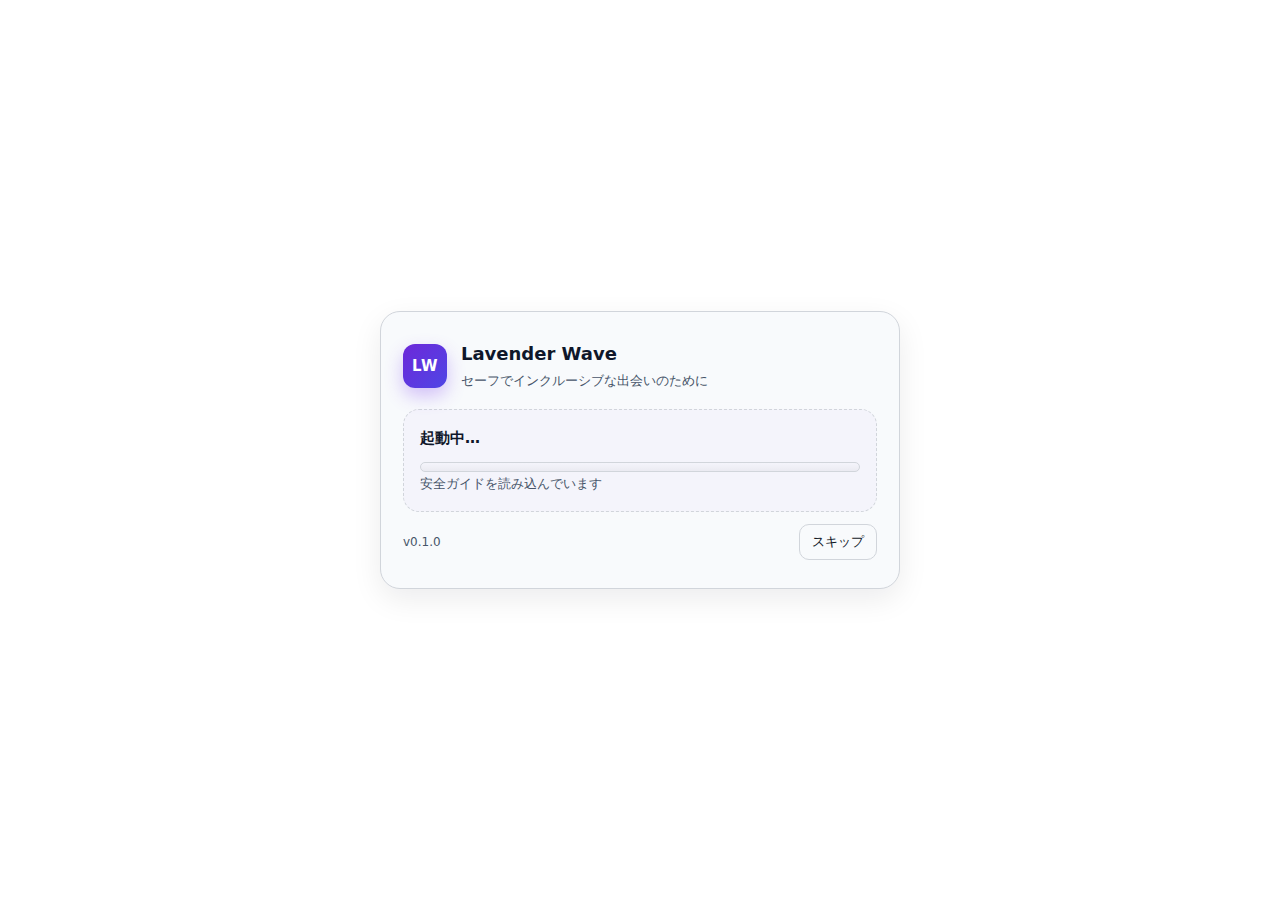
<file: index.html>
<!doctype html>
<html lang="ja">
<head>
  <meta charset="utf-8" />
  <meta name="viewport" content="width=device-width,initial-scale=1,viewport-fit=cover" />
  <title>App Splash</title>
  <meta name="color-scheme" content="light dark" />
  <link rel="stylesheet" href="style.css">
</head>
<body>
  <main class="wrap" id="splash" data-maintenance="false" role="main" aria-labelledby="appTitle">
    <header>
      <div class="logo" aria-hidden="true">LW</div>
      <div>
        <h1 id="appTitle">Lavender Wave</h1>
        <p class="sub">セーフでインクルーシブな出会いのために</p>
      </div>
    </header>

    <!-- 通常ロード表示（メンテ時は薄く） -->
    <section class="panel" aria-live="polite" aria-busy="true">
      <strong>起動中…</strong>
      <div class="bar" role="progressbar" aria-valuemin="0" aria-valuemax="100" aria-label="読み込み中">
        <i></i>
      </div>
      <p class="sub" id="tip">安全ガイドを読み込んでいます</p>
    </section>

    <!-- メンテナンス告知（data-maintenance="true" で表示） -->
    <div class="maint" role="status">
      <strong>メンテナンス中です。</strong> しばらくしてから再度お試しください。進捗は<a class="small-link" href="#" id="statusLink">ステータスページ</a>でお知らせします。
    </div>

    <div class="foot">
      <span>v0.1.0</span>
      <button class="btn" id="skip">スキップ</button>
    </div>
  </main>

  <script>
    /**
     * 設定：
     * ?maint=true でメンテ表示をON
     * ?next=/welcome のように遷移先を指定可能
     */
    (function(){
      const params = new URLSearchParams(location.search);
      const maintenance = params.get('maint') === 'true';
      const next = params.get('next') || '../vibe/welcome.html';
      const splash = document.getElementById('splash');
      const tip = document.getElementById('tip');
      const skip = document.getElementById('skip');

      // ステータスページのリンク（必要に応じて差し替え）
      document.getElementById('statusLink').href = '/status';

      splash.dataset.maintenance = maintenance ? 'true' : 'false';

      // ヒント文のサイクル（簡易）
      const hints = [
        '安全ガイドを読み込んでいます',
        'スパム対策を初期化しています',
        'プロフィールを準備しています'
      ];
      let i = 0;
      const cycle = setInterval(()=>{ tip.textContent = hints[(i++ % hints.length)]; }, 1400);

      // 自動遷移（メンテ時は停止）
      let to;
      if(!maintenance){
        to = setTimeout(()=>{ location.href = next; }, 2200);
      }else{
        tip.textContent = '現在メンテナンス中です';
        splash.setAttribute('aria-busy', 'false');
      }

      // スキップボタン（アクセシビリティ用）
      skip.addEventListener('click', ()=>{
        if(!maintenance){ clearTimeout(to); clearInterval(cycle); location.href = next; }
      });

      // PWA/Standaloneでも背景が崩れないようにfocusトラップは不要（非入力画面のため）
    })();
  </script>
</body>
</html>
</file>
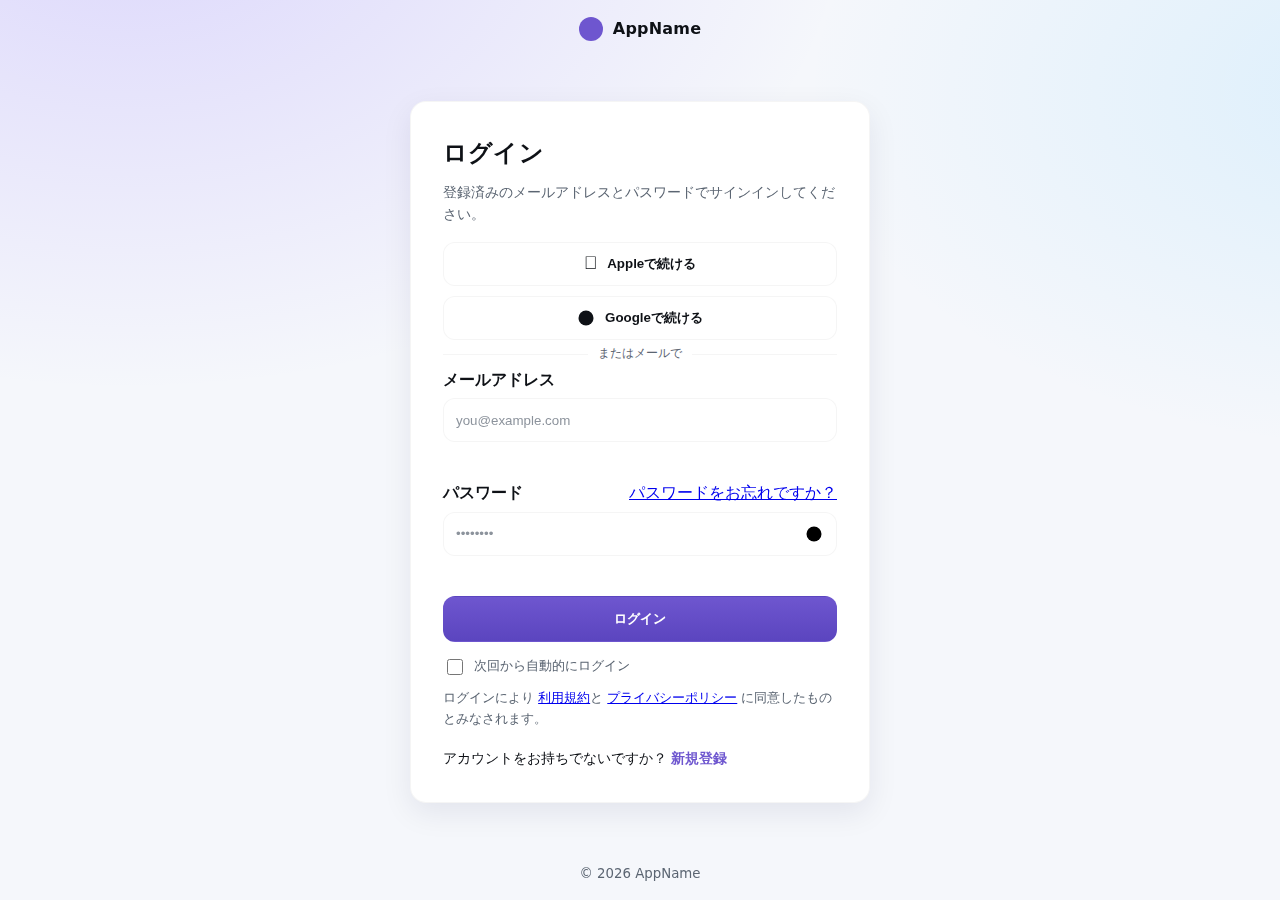
<file: login.html>
<!doctype html>
<html lang="ja">
<head>
  <meta charset="utf-8" />
  <meta name="viewport" content="width=device-width, initial-scale=1" />
  <title>ログイン | AppName</title>
  <link rel="preconnect" href="/" />
  <link rel="stylesheet" href="login.css" />
  <meta name="color-scheme" content="light dark" />
  <meta name="description" content="セクシャルマイノリティ向け安全設計の出会いアプリのログイン画面" />
</head>
<body>
  <a class="skip-link" href="#main">メインコンテンツへ移動</a>

  <div class="page">
    <header class="header" aria-label="アプリヘッダー">
      <a href="/" class="brand" aria-label="トップへ">
        <!-- ロゴは適宜差し替え -->
        <svg viewBox="0 0 32 32" class="brand__logo" aria-hidden="true">
          <circle cx="16" cy="16" r="16" />
        </svg>
        <span class="brand__name">AppName</span>
      </a>
    </header>

    <main id="main" class="main" aria-labelledby="loginTitle">
      <section class="card" role="form" aria-describedby="loginDesc">
        <h1 id="loginTitle" class="card__title">ログイン</h1>
        <p id="loginDesc" class="card__desc">
          登録済みのメールアドレスとパスワードでサインインしてください。
        </p>

        <!-- ソーシャルログイン（任意で非表示可） -->
        <div class="providers">
          <button class="btn btn--ghost providers__btn" type="button" aria-label="Appleで続ける">
            <span class="providers__icon" aria-hidden="true"></span> Appleで続ける
          </button>
          <button class="btn btn--ghost providers__btn" type="button" aria-label="Googleで続ける">
            <svg class="providers__svg" viewBox="0 0 24 24" aria-hidden="true">
              <circle cx="12" cy="12" r="10"></circle>
            </svg>
            Googleで続ける
          </button>
        </div>

        <div class="divider" role="separator" aria-label="または">
          <span class="divider__text">またはメールで</span>
        </div>

        <!-- バリデーションエラー表示（サーバから返却時に .is-visible を付与） -->
        <div class="alert" role="alert" id="formError" aria-live="polite">
          <!-- 例）メールアドレスまたはパスワードが正しくありません。 -->
        </div>

        <form class="form" action="/login" method="post" novalidate>
          <!-- CSRFトークンをサーバ側で出力 -->
          <!-- <input type="hidden" name="_csrf" value="{{ token }}"> -->

          <div class="form__field">
            <label for="email" class="form__label">メールアドレス</label>
            <input
              id="email"
              name="email"
              type="email"
              inputmode="email"
              autocomplete="email"
              class="form__input"
              placeholder="you@example.com"
              required
              aria-required="true"
            />
            <p class="form__error" id="emailError" aria-live="polite"></p>
          </div>

          <div class="form__field">
            <div class="form__label-row">
              <label for="password" class="form__label">パスワード</label>
              <a class="form__aux" href="/forgot">パスワードをお忘れですか？</a>
            </div>

            <div class="password">
              <input
                id="password"
                name="password"
                type="password"
                autocomplete="current-password"
                class="form__input password__input"
                placeholder="••••••••"
                minlength="8"
                required
                aria-required="true"
              />
              <button
                type="button"
                class="password__toggle"
                aria-label="パスワードの表示/非表示を切り替え"
                aria-pressed="false"
              >
                <svg viewBox="0 0 24 24" class="password__icon" aria-hidden="true">
                  <circle cx="12" cy="12" r="10"></circle>
                </svg>
              </button>
            </div>
            <p class="form__error" id="passwordError" aria-live="polite"></p>
          </div>

          <div class="form__actions">
            <button type="submit" class="btn btn--primary form__submit">ログイン</button>
          </div>

          <div class="form__meta">
            <div class="remember">
              <input type="checkbox" id="remember" name="remember" class="remember__input" />
              <label for="remember" class="remember__label">次回から自動的にログイン</label>
            </div>
            <div class="tos">
              ログインにより
              <a href="/legal#terms" target="_blank" rel="noopener">利用規約</a>と
              <a href="/legal#privacy" target="_blank" rel="noopener">プライバシーポリシー</a>
              に同意したものとみなされます。
            </div>
          </div>
        </form>

        <div class="cta">
          アカウントをお持ちでないですか？
          <a href="/signup" class="cta__link">新規登録</a>
        </div>
      </section>
    </main>

    <footer class="footer" aria-label="フッター">
      <small>© <span id="year"></span> AppName</small>
    </footer>
  </div>

  <script>
    // 年表示
    document.getElementById('year').textContent = new Date().getFullYear();

    // パスワード表示切替
    (function () {
      const btn = document.querySelector('.password__toggle');
      const input = document.getElementById('password');
      if (!btn || !input) return;
      btn.addEventListener('click', function () {
        const visible = input.type === 'text';
        input.type = visible ? 'password' : 'text';
        btn.setAttribute('aria-pressed', String(!visible));
      });
    })();
  </script>
</body>
</html>
</file>
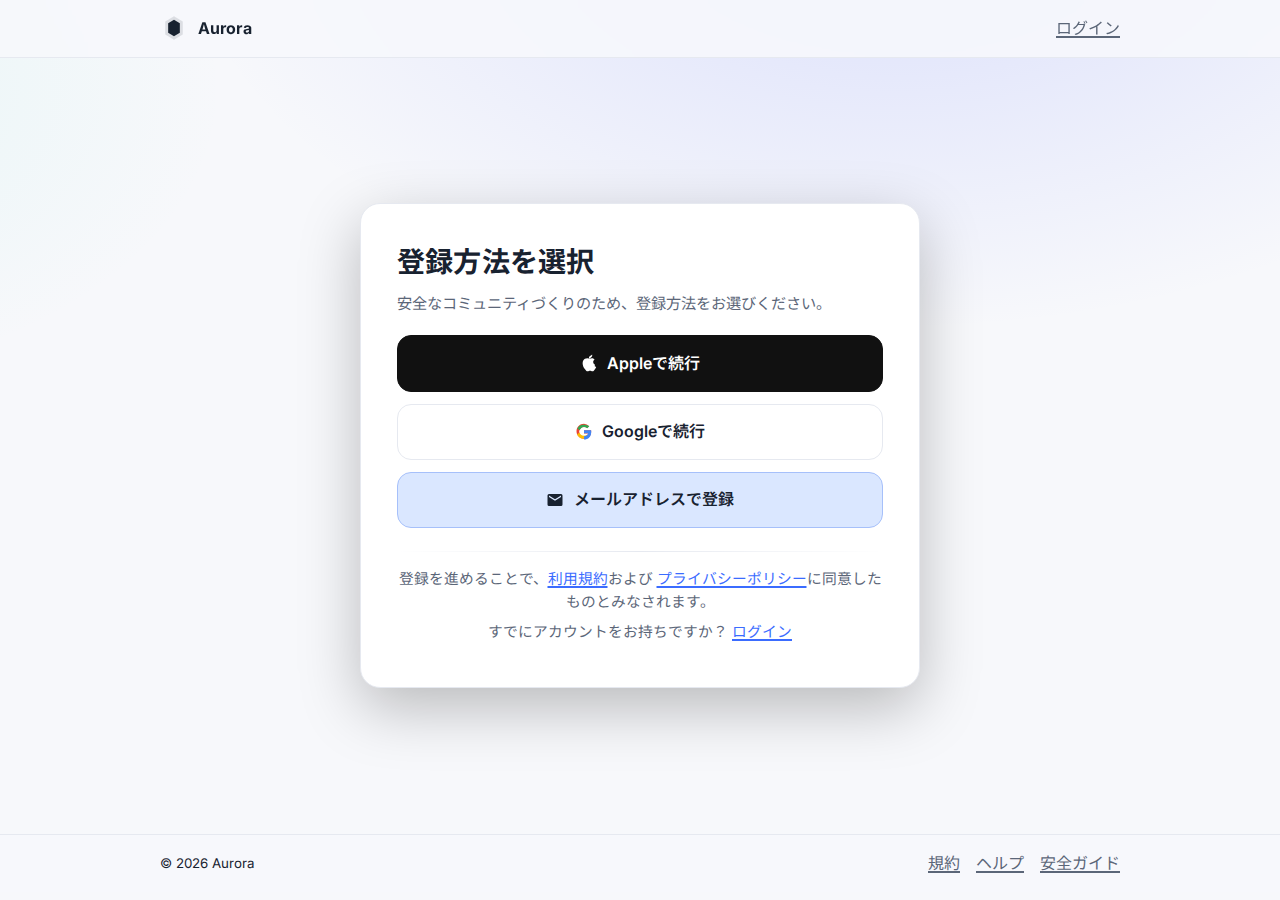
<file: signup-choice.html>
<!doctype html>
<html lang="ja">
<head>
  <meta charset="utf-8" />
  <meta name="viewport" content="width=device-width,initial-scale=1" />
  <title>登録方法を選択 – Sign up</title>
  <link rel="preconnect" href="https://fonts.googleapis.com" />
  <link rel="preconnect" href="https://fonts.gstatic.com" crossorigin />
  <link href="https://fonts.googleapis.com/css2?family=Inter:wght@400;600&family=Noto+Sans+JP:wght@400;700&display=swap" rel="stylesheet" />
  <link rel="stylesheet" href="signup-choice.css" />
  <meta name="color-scheme" content="light dark">
</head>
<body>
  <a class="skip-link" href="#main">本文へスキップ</a>

  <header class="site-header" role="banner" aria-label="アプリケーションヘッダー">
    <div class="container header-inner">
      <a href="/welcome" class="brand" aria-label="ホームへ戻る">
        <!-- ロゴは任意のSVGに差し替え可 -->
        <svg width="28" height="28" viewBox="0 0 24 24" aria-hidden="true" class="brand-mark">
          <path d="M12 2l7.5 4.33v11.34L12 22l-7.5-4.33V6.33L12 2z" fill="currentColor" opacity=".12"/>
          <path d="M12 5l5 2.9v8.2l-5 2.9-5-2.9V7.9L12 5z" fill="currentColor"/>
        </svg>
        <span class="brand-text">Aurora</span>
      </a>
      <nav aria-label="補助ナビ">
        <a class="link subtle" href="/login">ログイン</a>
      </nav>
    </div>
  </header>

  <main id="main" class="main" role="main">
    <section class="container card" aria-labelledby="signup-title">
      <div class="card-header">
        <h1 id="signup-title">登録方法を選択</h1>
        <p class="subtitle">安全なコミュニティづくりのため、登録方法をお選びください。</p>
      </div>

      <div class="actions">
        <!-- Apple -->
        <a class="btn btn-apple" href="/auth/apple" role="button" aria-label="Appleで続行">
          <span class="btn-icon" aria-hidden="true">
            <!-- Appleアイコン -->
            <svg width="18" height="18" viewBox="0 0 24 24" fill="currentColor">
              <path d="M16.365 1.43c0 1.14-.416 2.11-1.245 2.94-.996.98-2.17 1.55-3.256 1.45-.12-1.1.395-2.18 1.33-3.08.42-.41 1.04-.86 1.91-1.23.46-.2.9-.34 1.26-.38.02.1.04.2.04.3zM21.6 17.18c-.48 1.12-1.05 2.18-1.71 3.17-.92 1.37-1.86 2.74-3.36 2.76-1.26.02-1.66-.82-3.1-.82-1.43 0-1.87.8-3.13.84-1.5.06-2.64-1.48-3.56-2.83C4.71 18.04 3.5 15 3.5 12.21c0-2.74 1.24-4.63 3.1-5.74.96-.57 2.06-.89 3.18-.9 1.25-.02 2.42.46 3.12.46.69 0 1.98-.57 3.33-.49.57.02 2.19.23 3.23 1.74-.08.05-1.93 1.13-1.9 3.36.03 2.68 2.37 3.58 2.4 3.6-.03.09-.27.97-.36 1.94z"/>
            </svg>
          </span>
          <span>Appleで続行</span>
        </a>

        <!-- Google -->
        <a class="btn btn-google" href="/auth/google" role="button" aria-label="Googleで続行">
          <span class="btn-icon" aria-hidden="true">
            <!-- Google G -->
            <svg width="18" height="18" viewBox="0 0 24 24">
              <path fill="#EA4335" d="M12 10.2v3.9h5.46c-.24 1.4-1.65 4.1-5.46 4.1a6.46 6.46 0 1 1 0-12.92 5.62 5.62 0 0 1 3.95 1.55l2.7-2.7A9.6 9.6 0 0 0 12 .98C6.48.98 2 5.46 2 11s4.48 10.02 10 10.02c5.78 0 9.6-4.06 9.6-9.77 0-.66-.07-1.16-.16-1.65H12z"/>
              <path fill="#34A853" d="M3.15 7.39l3.2 2.34A6.47 6.47 0 0 1 12 5.28c1.7 0 3.23.6 4.44 1.6l2.66-2.66A10.82 10.82 0 0 0 12 2.23 8.77 8.77 0 0 0 3.15 7.39z"/>
              <path fill="#FBBC04" d="M12 21.02c2.73 0 5.03-.9 6.7-2.45l-3.08-2.53c-.86.58-2.02 1-3.62 1a6.47 6.47 0 0 1-6.11-4.23l-3.2 2.46A10.77 10.77 0 0 0 12 21.02z"/>
              <path fill="#4285F4" d="M21.6 11.25c0-.66-.07-1.16-.16-1.65H12v3.9h5.46c-.24 1.4-1.65 4.1-5.46 4.1v4.42c5.78 0 9.6-4.06 9.6-9.77z"/>
            </svg>
          </span>
          <span>Googleで続行</span>
        </a>

        <!-- メール -->
        <a class="btn btn-email" href="../vibe/signup-email.html" role="button" aria-label="メールアドレスで登録">
          <span class="btn-icon" aria-hidden="true">
            <!-- Mail -->
            <svg width="18" height="18" viewBox="0 0 24 24" fill="currentColor">
              <path d="M20 4H4a2 2 0 0 0-2 2v12a2 2 0 0 0 2 2h16a2 2 0 0 0 2-2V6a2 2 0 0 0-2-2Zm0 4-8 5-8-5V6l8 5 8-5v2Z"/>
            </svg>
          </span>
          <span>メールアドレスで登録</span>
        </a>
      </div>

      <div class="divider" role="separator" aria-label="または"></div>

      <p class="legal">
        登録を進めることで、<a href="/legal#tos" class="link">利用規約</a>および
        <a href="/legal#privacy" class="link">プライバシーポリシー</a>に同意したものとみなされます。
      </p>

      <p class="alt">
        すでにアカウントをお持ちですか？
        <a class="link" href="/login">ログイン</a>
      </p>
    </section>
  </main>

  <footer class="site-footer" role="contentinfo">
    <div class="container footer-inner">
      <small>© <span id="y"></span> Aurora</small>
      <nav aria-label="フッターナビ">
        <a class="link subtle" href="/legal">規約</a>
        <a class="link subtle" href="/help">ヘルプ</a>
        <a class="link subtle" href="/safety">安全ガイド</a>
      </nav>
    </div>
  </footer>

  <script>
    // 年の自動更新（不要なら削除可）
    document.getElementById('y').textContent = new Date().getFullYear();
  </script>
</body>
</html>
</file>
<file: style.css>
:root{
  --bg: #ffffff; --fg:#111827; --muted:#6b7280; --brand:#7c3aed; --ring:#d1d5db;
  --card:#f8fafc; --shadow: 0 10px 30px rgba(0,0,0,.08);
}
@media (prefers-color-scheme: dark){
  :root{--bg:#0b0f14; --fg:#e5e7eb; --muted:#9ca3af; --brand:#8b5cf6; --ring:#26313b; --card:#0f1520; --shadow: 0 10px 30px rgba(0,0,0,.35);}
}
* { box-sizing: border-box; }
html,body{ height:100%; }
body{
  margin:0; background: radial-gradient(1200px 700px at 50% -10%, rgba(124,58,237,.08), transparent 60%) , var(--bg);
  color:var(--fg); font: 15px/1.6 system-ui, -apple-system, Segoe UI, Roboto, "Helvetica Neue", Arial, "Noto Sans JP", "Hiragino Kaku Gothic ProN", Meiryo, sans-serif;
  display:grid; place-items:center;
}
.wrap{
  width:min(520px, 92vw);
  background:var(--card); border:1px solid var(--ring); border-radius:20px;
  padding:28px 22px; box-shadow:var(--shadow);
}
header{
  display:flex; align-items:center; gap:14px; margin-bottom:18px;
}
.logo{
  inline-size:44px; block-size:44px; border-radius:12px;
  display:grid; place-items:center; color:white; background: linear-gradient(135deg, var(--brand), #4f46e5);
  font-weight:700; letter-spacing:.5px;
  box-shadow: 0 8px 18px rgba(124,58,237,.3);
  user-select:none;
}
h1{ font-size:18px; margin:0; }
p.sub{ margin:.125rem 0 0; color:var(--muted); font-size:13px; }
.panel{
  border-radius:16px; border:1px dashed var(--ring); padding:16px; background:rgba(124,58,237,.03);
}
/* Loading bar */
.bar{
  position:relative; height:10px; border-radius:999px; background:linear-gradient(0deg, rgba(0,0,0,.04), rgba(0,0,0,0));
  overflow:hidden; margin-top:12px; border:1px solid var(--ring);
}
.bar > i{
  position:absolute; inset:0; transform:translateX(-100%); background:linear-gradient(90deg, transparent, rgba(124,58,237,.35), transparent);
  animation: slide 1.4s ease-in-out infinite;
}
.sr-only{ position:absolute; width:1px; height:1px; padding:0; margin:-1px; overflow:hidden; clip:rect(0,0,0,0); white-space:nowrap; border:0;}
@keyframes slide{ to{ transform:translateX(100%);} }
@media (prefers-reduced-motion: reduce){ .bar > i{ animation:none; transform:none; } }

/* Maintenance state */
.maint{
  display:none; border-radius:12px; padding:12px 14px; background:rgba(234,179,8,.1); border:1px solid rgba(234,179,8,.35);
  color:#a16207; margin-top:12px; font-size:13px;
}
.wrap[data-maintenance="true"] .maint{ display:block; }
.wrap[data-maintenance="true"] .panel{ opacity:.6; }
.foot{
  display:flex; justify-content:space-between; align-items:center; margin-top:12px; color:var(--muted); font-size:12px;
}
.small-link{ color:inherit; text-underline-offset:2px; }
.btn{
  appearance:none; border:1px solid var(--ring); background:transparent; color:var(--fg);
  padding:8px 12px; border-radius:10px; font-size:13px; cursor:pointer;
}
.btn:focus-visible{ outline:2px solid var(--brand); outline-offset:2px; }

/* ---------- Base / Reset ---------- */
*,
*::before,
*::after { box-sizing: border-box; }

:root {
  --bg: #ffffff;
  --text: #0f172a;            /* slate-900 */
  --muted: #475569;           /* slate-600 */
  --brand: #6d28d9;           /* violet-700 */
  --brand-hi: #7c3aed;        /* violet-600 */
  --brand-lo: #ede9fe;        /* violet-100 */
  --surface: #f8fafc;         /* slate-50 */
  --line: #e2e8f0;            /* slate-200 */
  --focus: #22c55e;           /* green-500 */
  --shadow: 0 10px 30px rgba(2, 6, 23, 0.08);
}

@media (prefers-color-scheme: dark) {
  :root {
    --bg: #0b1020;
    --text: #e5e7eb;
    --muted: #9ca3af;
    --brand: #8b5cf6;
    --brand-hi: #a78bfa;
    --brand-lo: #2a2140;
    --surface: #0f172a;
    --line: #243447;
    --focus: #34d399;
    --shadow: 0 10px 30px rgba(0,0,0,0.55);
  }
}

html, body {
  height: 100%;
  background: var(--bg);
  color: var(--text);
  font-family: ui-sans-serif, system-ui, -apple-system, Segoe UI, Roboto, Noto Sans JP, "Hiragino Kaku Gothic ProN", "Meiryo", "InterVariable", "Inter", Arial, sans-serif;
  line-height: 1.6;
  -webkit-font-smoothing: antialiased;
  text-rendering: optimizeLegibility;
}

img, svg, video { max-width: 100%; height: auto; display: block; }
a { color: var(--brand-hi); text-decoration: none; }
a:hover { text-decoration: underline; }
button, a.button { cursor: pointer; }

.sr-only {
  position: absolute; width: 1px; height: 1px; padding: 0; margin: -1px;
  overflow: hidden; clip: rect(0 0 0 0); white-space: nowrap; border: 0;
}

/* ---------- Layout ---------- */
.container {
  width: min(1100px, 100% - 32px);
  margin-inline: auto;
}

.page--welcome .site-header {
  position: sticky;
  top: 0;
  background: color-mix(in srgb, var(--bg) 92%, transparent);
  backdrop-filter: blur(8px);
  border-bottom: 1px solid var(--line);
  z-index: 10;
}

.header__inner,
.footer__inner {
  display: flex;
  align-items: center;
  justify-content: space-between;
  padding-block: 14px;
}

.brand__link {
  display: inline-flex;
  align-items: center;
  gap: 10px;
  font-weight: 700;
  letter-spacing: .02em;
  color: var(--text);
}
.brand__mark {
  width: 26px; height: 26px; display: grid; place-items: center;
  border-radius: 8px;
  background: linear-gradient(135deg, var(--brand) 0%, var(--brand-hi) 100%);
  color: white; font-size: 14px; box-shadow: var(--shadow);
}
.brand__name { font-size: 16px; }

.header-nav .link--ghost {
  padding: 8px 12px;
  border-radius: 10px;
  border: 1px solid var(--line);
  color: var(--text);
}
.header-nav .link--ghost:focus-visible {
  outline: 3px solid var(--focus); outline-offset: 2px;
}

/* ---------- Hero ---------- */
.hero {
  padding-block: clamp(36px, 6vw, 72px);
  background:
    radial-gradient(90% 60% at 10% 10%, color-mix(in srgb, var(--brand-lo) 55%, transparent) 0%, transparent 60%),
    radial-gradient(80% 50% at 90% 20%, color-mix(in srgb, var(--brand-lo) 45%, transparent) 0%, transparent 60%);
}
.hero__inner {
  display: grid;
  grid-template-columns: 1fr;
  gap: 28px;
}
@media (min-width: 900px) {
  .hero__inner { grid-template-columns: 1.1fr .9fr; align-items: center; gap: 40px; }
}

.hero__title {
  font-size: clamp(28px, 4.5vw, 44px);
  line-height: 1.15;
  letter-spacing: .01em;
  margin: 0 0 10px;
}
.hero__subtitle {
  font-size: clamp(15px, 2.4vw, 18px);
  color: var(--muted);
  margin: 0 0 18px;
}
.br--sm { display: none; }
@media (min-width: 520px) { .br--sm { display: inline; } }

.trust-points {
  display: grid;
  gap: 6px;
  margin: 0 0 18px;
  padding: 0;
  list-style: none;
}
.trust-points li {
  display: inline-flex;
  align-items: center;
  gap: 10px;
  padding: 8px 10px;
  background: var(--surface);
  border: 1px solid var(--line);
  border-radius: 12px;
  width: fit-content;
  box-shadow: var(--shadow);
}

.cta { display: flex; gap: 12px; flex-wrap: wrap; margin: 12px 0 8px; }

/* ---------- Buttons ---------- */
.button {
  display: inline-block;
  font-weight: 700;
  padding: 12px 18px;
  border-radius: 12px;
  transition: transform .06s ease, box-shadow .2s ease;
  border: 1px solid transparent;
  text-align: center;
  min-width: 136px;
}
.button:active { transform: translateY(1px); }
.button:focus-visible { outline: 3px solid var(--focus); outline-offset: 3px; }
.button--primary {
  background: linear-gradient(135deg, var(--brand) 0%, var(--brand-hi) 100%);
  color: #fff;
  box-shadow: var(--shadow);
}
.button--primary:hover { text-decoration: none; filter: brightness(1.05); }

.button--secondary {
  background: transparent;
  color: var(--text);
  border-color: var(--line);
  backdrop-filter: saturate(140%);
}

/* ---------- Legal hint ---------- */
.legal-hint {
  margin-top: 6px;
  color: var(--muted);
  font-size: 14px;
}

/* ---------- Visual blob (decorative) ---------- */
.hero__visual {
  position: relative;
  min-height: 220px;
}
.visual-blob {
  position: absolute; inset: 0;
  border-radius: 28px;
  background:
    radial-gradient(80% 60% at 30% 30%, color-mix(in srgb, var(--brand-lo) 75%, transparent) 0%, transparent 60%),
    conic-gradient(from 210deg at 60% 60%, color-mix(in srgb, var(--brand) 35%, transparent), transparent 45%),
    linear-gradient(135deg, color-mix(in srgb, var(--brand) 35%, transparent), color-mix(in srgb, var(--brand-hi) 25%, transparent));
  border: 1px solid var(--line);
  box-shadow: var(--shadow);
}

/* ---------- Features ---------- */
.features { padding-block: 30px 56px; }
.feature-list {
  display: grid;
  grid-template-columns: 1fr;
  gap: 14px;
  list-style: none; padding: 0; margin: 0;
}
@media (min-width: 760px) {
  .feature-list { grid-template-columns: repeat(3, 1fr); gap: 18px; }
}
.feature-card {
  border: 1px solid var(--line);
  background: var(--bg);
  border-radius: 16px;
  padding: 18px;
  box-shadow: var(--shadow);
}
.feature-card__title { margin: 0 0 6px; font-size: 18px; }
.feature-card__desc { margin: 0; color: var(--muted); }

/* ---------- Footer ---------- */
.site-footer {
  border-top: 1px solid var(--line);
  background: color-mix(in srgb, var(--bg) 92%, transparent);
}
.footer-nav {
  display: flex; gap: 14px; flex-wrap: wrap;
}
.footer-nav .link { color: var(--muted); }
.footer-nav .link:focus-visible { outline: 3px solid var(--focus); outline-offset: 2px; }
.copyright { color: var(--muted); }

/* ---------- Skip link ---------- */
.skiplink {
  position: absolute; left: 8px; top: -40px;
  padding: 8px 10px; background: var(--bg); border: 1px solid var(--line);
  border-radius: 8px; z-index: 1000;
}
.skiplink:focus { top: 8px; outline: 3px solid var(--focus); }

/* ---------- Motion preference ---------- */
@media (prefers-reduced-motion: reduce) {
  .button { transition: none; }
}
</file>
<file: login.css>
:root {
  --bg: #0b0c10;
  --bg-soft: rgba(255,255,255,0.06);
  --card: rgba(255,255,255,0.08);
  --text: #e8eaed;
  --muted: #b8bec7;
  --brand: #7c5cff; /* アクセント色はブランドに合わせて調整 */
  --brand-strong: #6a49ff;
  --danger: #ff5c7a;
  --focus: #6ac6ff;
  --ring: 2px;
  --radius: 16px;
  --shadow: 0 10px 30px rgba(0,0,0,0.35);
  --font: ui-sans-serif, system-ui, -apple-system, "Segoe UI", Roboto, "Helvetica Neue", Arial, "Noto Sans JP", "Hiragino Kaku Gothic ProN", "Meiryo", sans-serif;
}

@media (prefers-color-scheme: light) {
  :root {
    --bg: #f5f7fb;
    --bg-soft: rgba(0,0,0,0.04);
    --card: #ffffff;
    --text: #0e1116;
    --muted: #5b6572;
    --brand: #6e56cf;
    --brand-strong: #5b45bf;
    --danger: #c6285a;
    --focus: #2a8cff;
    --shadow: 0 10px 30px rgba(0,10,60,0.08);
  }
}

* { box-sizing: border-box; }
html, body { height: 100%; }
body {
  margin: 0;
  background:
    radial-gradient(1200px 800px at 10% -10%, rgba(124,92,255,0.20), transparent 60%),
    radial-gradient(1000px 600px at 110% 10%, rgba(106,201,255,0.18), transparent 60%),
    var(--bg);
  color: var(--text);
  font-family: var(--font);
  line-height: 1.6;
  -webkit-font-smoothing: antialiased;
  -moz-osx-font-smoothing: grayscale;
}

.skip-link {
  position: absolute;
  left: -999px;
  top: 12px;
  background: var(--brand);
  color: #fff;
  padding: 8px 12px;
  border-radius: 8px;
  z-index: 1000;
}
.skip-link:focus { left: 12px; }

.page {
  min-height: 100%;
  display: grid;
  grid-template-rows: auto 1fr auto;
}

.header, .footer {
  width: 100%;
  padding: 16px 20px;
  display: flex;
  align-items: center;
  justify-content: center;
}

.brand {
  display: inline-flex;
  align-items: center;
  gap: 10px;
  text-decoration: none;
  color: var(--text);
  font-weight: 700;
  letter-spacing: .2px;
}
.brand__logo {
  width: 24px; height: 24px;
  fill: var(--brand);
}
.brand__name { font-size: 16px; }

.main {
  display: grid;
  place-items: center;
  padding: clamp(20px, 4vw, 40px);
}

.card {
  width: 100%;
  max-width: 460px;
  padding: clamp(20px, 4vw, 32px);
  backdrop-filter: saturate(140%) blur(8px);
  background: var(--card);
  border-radius: var(--radius);
  box-shadow: var(--shadow);
  border: 1px solid var(--bg-soft);
}

.card__title {
  margin: 0 0 8px;
  font-size: clamp(20px, 2.5vw, 24px);
  letter-spacing: .2px;
}
.card__desc {
  margin: 0 0 16px;
  color: var(--muted);
  font-size: 14px;
}

.providers {
  display: grid;
  grid-template-columns: 1fr;
  gap: 10px;
  margin: 10px 0 6px;
}
.providers__btn {
  display: inline-flex;
  align-items: center;
  gap: 10px;
  justify-content: center;
  width: 100%;
  height: 44px;
}
.providers__icon { font-size: 18px; }
.providers__svg { width: 18px; height: 18px; fill: currentColor; }

.divider {
  position: relative;
  margin: 14px 0 12px;
  height: 1px;
  background: var(--bg-soft);
}
.divider__text {
  position: absolute;
  top: -10px; left: 50%;
  transform: translateX(-50%);
  padding: 0 10px;
  background: var(--card);
  color: var(--muted);
  font-size: 12px;
}

.alert {
  display: none;
  margin: 8px 0 6px;
  padding: 10px 12px;
  border-radius: 10px;
  background: color-mix(in oklab, var(--danger) 16%, transparent);
  border: 1px solid color-mix(in oklab, var(--danger) 40%, transparent);
  color: var(--danger);
  font-size: 14px;
}
.alert.is-visible { display: block; }

.form { margin-top: 6px; }
.form__field { margin-bottom: 14px; }

.form__label-row {
  display: flex;
  justify-content: space-between;
  align-items: baseline;
  gap: 10px;
}

.form__label {
  display: inline-block;
  font-weight: 600;
  margin-bottom: 6px;
}

.form__input {
  width: 100%;
  height: 44px;
  padding: 10px 12px;
  border-radius: 12px;
  border: 1px solid var(--bg-soft);
  background: rgba(255,255,255,0.04);
  color: var(--text);
  outline: none;
  transition: border-color .2s, box-shadow .2s, background .2s;
}
.form__input::placeholder { color: color-mix(in oklab, var(--muted) 70%, transparent); }
.form__input:focus {
  border-color: var(--focus);
  box-shadow: 0 0 0 var(--ring) color-mix(in oklab, var(--focus) 45%, transparent);
  background: rgba(255,255,255,0.06);
}

.password {
  position: relative;
}
.password__input { padding-right: 42px; }
.password__toggle {
  position: absolute;
  right: 6px; top: 50%;
  transform: translateY(-50%);
  width: 34px; height: 34px;
  display: grid; place-items: center;
  border: 0;
  border-radius: 10px;
  background: transparent;
  color: var(--muted);
  cursor: pointer;
}
.password__toggle:hover { background: var(--bg-soft); color: var(--text); }
.password__toggle:focus-visible {
  outline: none;
  box-shadow: 0 0 0 var(--ring) color-mix(in oklab, var(--focus) 45%, transparent);
}
.password__icon { width: 18px; height: 18px; }

.form__error {
  min-height: 18px; /* レイアウトシフト防止 */
  margin: 6px 2px 0;
  font-size: 12px;
  color: var(--danger);
}

.form__actions { margin-top: 16px; }
.form__submit { width: 100%; height: 46px; }

.btn {
  appearance: none;
  border: 1px solid var(--bg-soft);
  background: rgba(255,255,255,0.04);
  color: var(--text);
  border-radius: 12px;
  padding: 10px 14px;
  font-weight: 600;
  cursor: pointer;
  transition: transform .02s ease-in, background .2s, border-color .2s, box-shadow .2s;
}
.btn:active { transform: translateY(1px); }
.btn:focus-visible {
  outline: none;
  box-shadow: 0 0 0 var(--ring) color-mix(in oklab, var(--focus) 45%, transparent);
}
.btn--primary {
  background: linear-gradient(180deg, var(--brand), var(--brand-strong));
  border-color: transparent;
  color: #fff;
}
.btn--primary:hover { filter: brightness(1.02); }
.btn--ghost:hover {
  background: rgba(255,255,255,0.06);
  border-color: color-mix(in oklab, var(--brand) 35%, var(--bg-soft));
}

.form__meta {
  margin: 14px 0 0;
  display: grid;
  gap: 10px;
  color: var(--muted);
  font-size: 13px;
}
.remember {
  display: inline-flex;
  align-items: center;
  gap: 8px;
}
.remember__input {
  width: 16px; height: 16px;
  accent-color: var(--brand);
}
.remember__label { user-select: none; }

.cta {
  margin-top: 18px;
  font-size: 14px;
}
.cta__link {
  font-weight: 700;
  color: var(--brand);
  text-decoration: none;
}
.cta__link:hover { text-decoration: underline; }

.footer small { color: var(--muted); }

@media (max-width: 360px) {
  .providers { gap: 8px; }
  .form__input { height: 42px; }
  .btn { padding: 10px 12px; }
}
</file>
<file: signup-choice.css>
:root{
  --bg: #0b0d10;
  --bg-elev: #12151a;
  --card: #171b21;
  --txt: #e7ebf3;
  --muted: #aab3c2;
  --brand: #7aa2ff;
  --border: #2a3039;
  --focus: #94b4ff;
}

@media (prefers-color-scheme: light) {
  :root{
    --bg: #f7f8fb;
    --bg-elev: #ffffff;
    --card: #ffffff;
    --txt: #182230;
    --muted: #5b6678;
    --brand: #3b6cff;
    --border: #e6e9f0;
    --focus: #2b59ff;
  }
}

* { box-sizing: border-box; }
html, body { height: 100%; }
body{
  margin: 0;
  color: var(--txt);
  background: radial-gradient(1200px 700px at 70% -10%, rgba(90,110,255,.18), transparent 60%),
              radial-gradient(800px 500px at -20% 10%, rgba(110,230,210,.12), transparent 60%),
              var(--bg);
  font-family: Inter, "Noto Sans JP", system-ui, -apple-system, Segoe UI, Roboto, "Helvetica Neue", "Hiragino Kaku Gothic ProN", Meiryo, Arial, sans-serif;
  line-height: 1.6;
}

.container{
  width: min(960px, 92vw);
  margin-inline: auto;
}

.skip-link{
  position: absolute;
  left: -9999px;
  top: 0;
  background: var(--focus);
  color: #000;
  padding: .6rem .9rem;
  border-radius: .5rem;
  z-index: 1000;
}
.skip-link:focus{ left: .5rem; top: .5rem; }

.site-header{
  position: sticky;
  top: 0;
  backdrop-filter: blur(8px);
  background: color-mix(in oklab, var(--bg) 86%, transparent);
  border-bottom: 1px solid var(--border);
}
.header-inner{
  display: flex; align-items: center; justify-content: space-between;
  padding: .9rem 0;
}
.brand{
  display: inline-flex; align-items: center; gap: .6rem;
  font-weight: 700; color: var(--txt); text-decoration: none;
}
.brand-mark{ display:block }
.brand-text{ letter-spacing: .2px; }

.link{
  color: var(--brand);
  text-underline-offset: 2px;
  text-decoration-thickness: 1.5px;
}
.link:hover{ opacity: .9; }
.link.subtle{ color: var(--muted); }
.link.subtle:hover{ color: var(--txt); }

.main{
  display: grid; place-items: center;
  padding: clamp(36px, 6vw, 72px) 0;
  min-height: calc(100dvh - 62px - 62px);
}

.card{
  background: var(--card);
  border: 1px solid var(--border);
  border-radius: 20px;
  padding: clamp(20px, 3.6vw, 36px);
  width: min(560px, 94vw);
  box-shadow: 0 20px 60px rgba(0,0,0,.25);
}

.card-header h1{
  margin: 0 0 .4rem 0;
  font-size: clamp(1.35rem, 2.2vw, 1.8rem);
  letter-spacing: .2px;
}
.subtitle{
  margin: 0 0 1.2rem;
  color: var(--muted);
  font-size: .95rem;
}

.actions{
  display: grid;
  gap: .75rem;
  margin-top: 1rem;
}

.btn{
  --btn-bg: #22262e;
  --btn-fg: var(--txt);
  --btn-bd: var(--border);
  display: inline-flex; align-items: center; justify-content: center;
  gap: .6rem;
  width: 100%;
  border: 1px solid var(--btn-bd);
  background: var(--btn-bg);
  color: var(--btn-fg);
  border-radius: 14px;
  padding: .9rem 1rem;
  font-weight: 600;
  text-decoration: none;
  transition: transform .06s ease, background .2s ease, border-color .2s ease, box-shadow .2s ease;
  outline: none;
}
.btn:hover{ transform: translateY(-1px); }
.btn:active{ transform: translateY(0); }
.btn:focus-visible{
  box-shadow: 0 0 0 4px color-mix(in oklab, var(--focus) 45%, transparent);
  border-color: var(--focus);
}
.btn-icon{ display:inline-grid; place-items:center; }

.btn-apple{
  --btn-bg: #000;
  --btn-fg: #fff;
  --btn-bd: #000;
}
@media (prefers-color-scheme: light){
  .btn-apple{ --btn-bg:#111; --btn-bd:#111; }
}

.btn-google{
  --btn-bg: var(--bg-elev);
  --btn-fg: var(--txt);
  --btn-bd: var(--border);
}
.btn-email{
  --btn-bg: color-mix(in oklab, var(--brand) 18%, var(--card));
  --btn-bd: color-mix(in oklab, var(--brand) 36%, var(--border));
}

.divider{
  height: 1px;
  background: linear-gradient(90deg, transparent, var(--border), transparent);
  margin: 1.4rem 0 1rem;
}

.legal, .alt{
  font-size: .92rem;
  color: var(--muted);
  margin: .4rem 0;
  text-align: center;
}

.site-footer{
  border-top: 1px solid var(--border);
  background: color-mix(in oklab, var(--bg) 86%, transparent);
}
.footer-inner{
  display: flex; align-items: center; justify-content: space-between;
  padding: 1rem 0;
  gap: .8rem;
}
.footer-inner nav{ display: inline-flex; gap: 1rem; }

@media (max-width: 520px) {
  .footer-inner{ flex-direction: column; }
}

/* 高コントラスト・強めフォーカスが必要な場合 */
@media (prefers-reduced-transparency: reduce) {
  .site-header, .site-footer{ backdrop-filter: none; }
}
</file>
